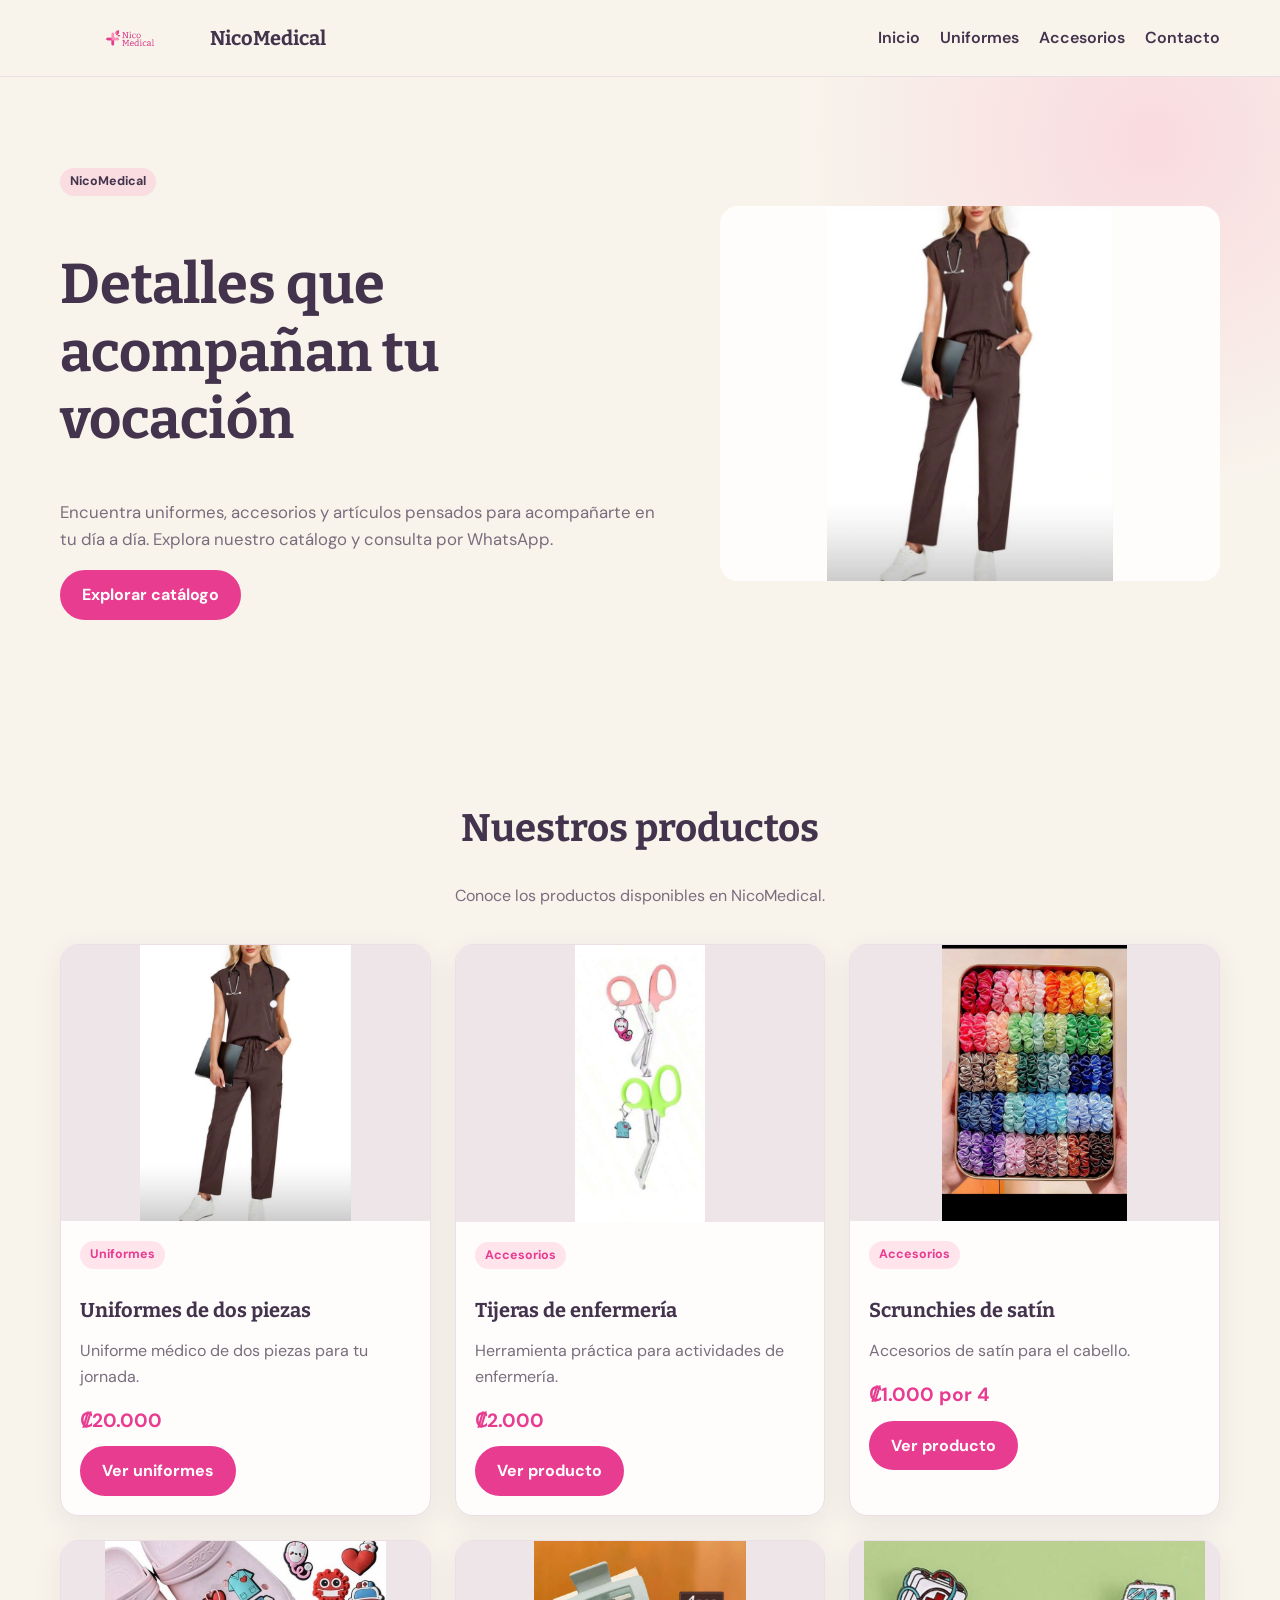
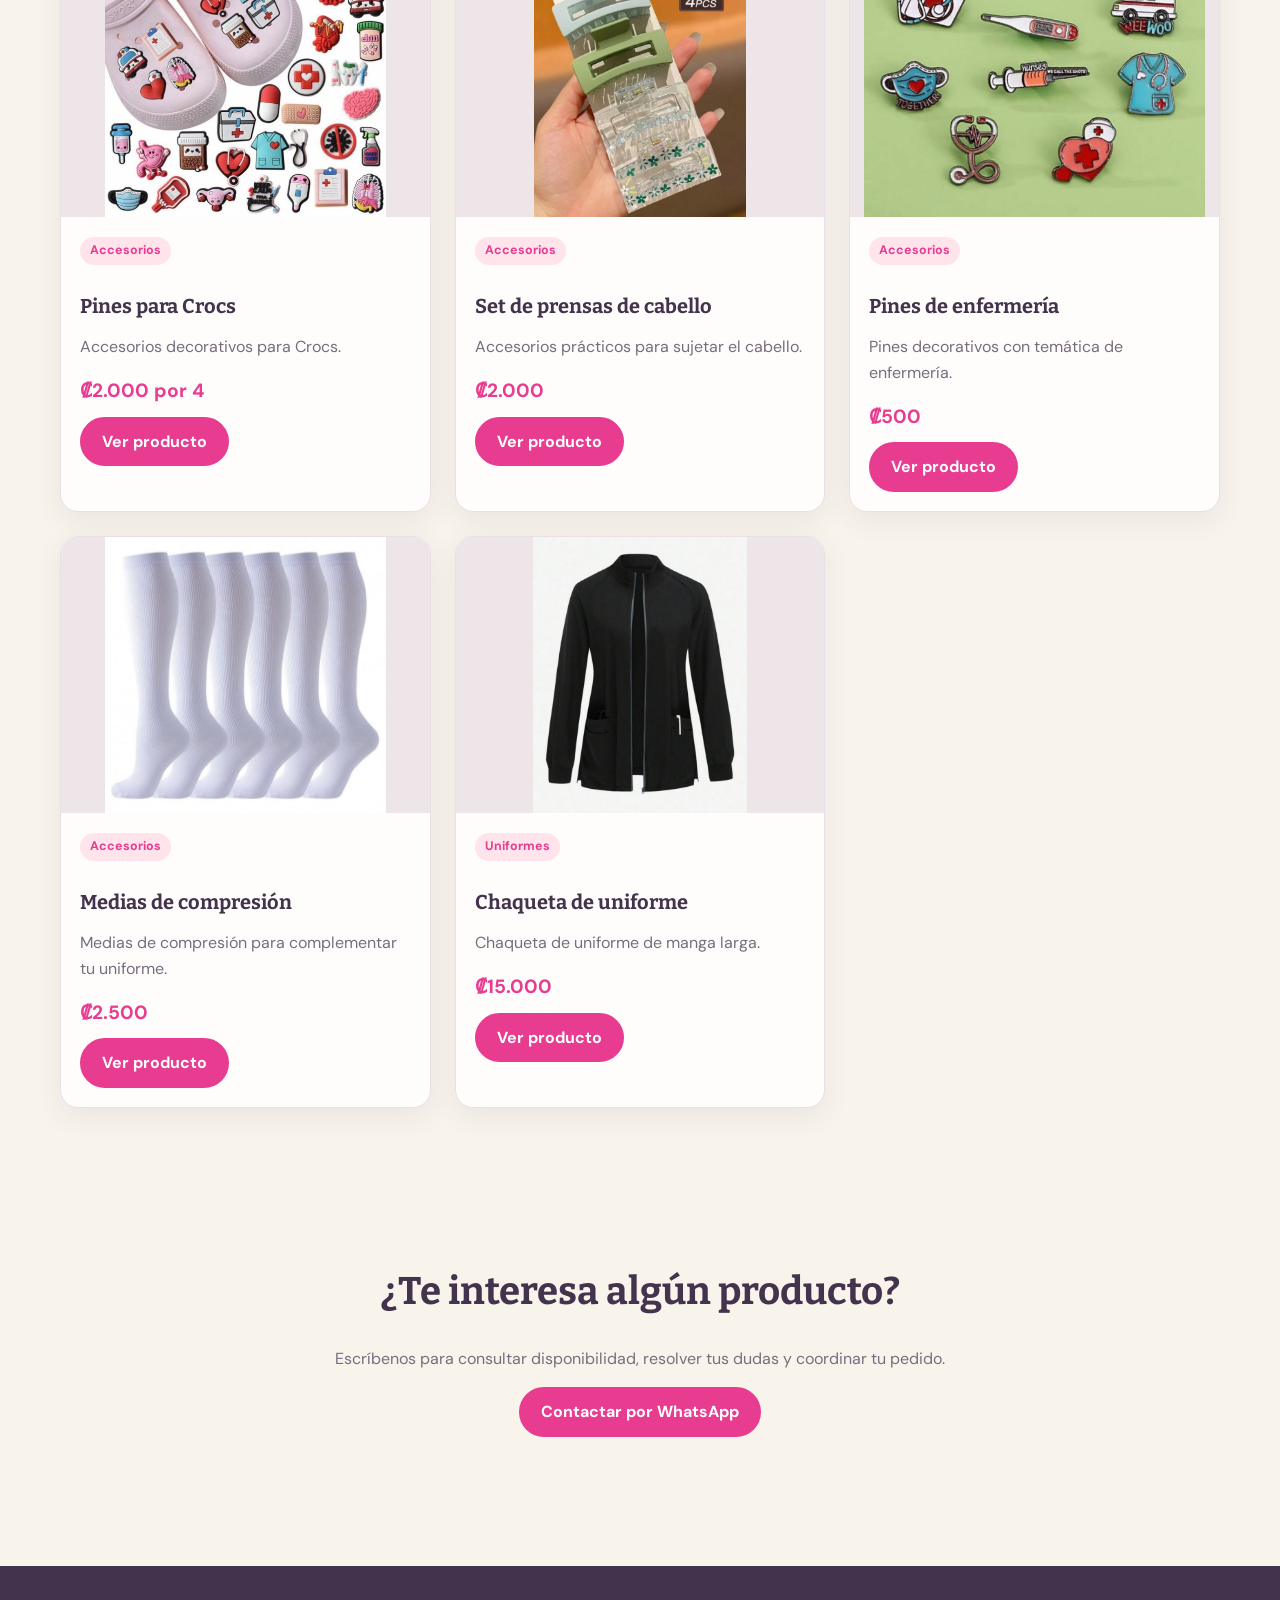
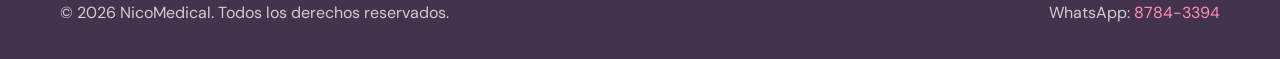
<file: index.html>
<!DOCTYPE html>
<html lang="es">
<head>
    <meta charset="UTF-8">
    <meta name="viewport" content="width=device-width, initial-scale=1.0">
    <title>NicoMedical | Catálogo</title>
    <link rel="stylesheet" href="css/styles.css">
    <link rel="icon" type="image/png" href="img/logo.png">
    <link rel="apple-touch-icon" href="img/logo.png">
</head>
<body>

<header class="site-header">
    <div class="container header-inner">
        <a href="index.html" class="brand">
            <img src="img/logo.png" alt="NicoMedical">
            NicoMedical
        </a>

        <nav class="nav">
            <a href="index.html">Inicio</a>
            <a href="uniformes.html">Uniformes</a>
            <a href="accesorios.html">Accesorios</a>
            <a href="#contacto">Contacto</a>
        </nav>
    </div>
</header>

<main>

    <section class="hero">
        <div class="container hero-inner">

            <div>
                <span class="tag">NicoMedical</span>

                <h1>Detalles que acompañan tu vocación</h1>

                <p>
                    Encuentra uniformes, accesorios y artículos
                    pensados para acompañarte en tu día a día.
                    Explora nuestro catálogo y consulta por WhatsApp.
                </p>

                <a href="#catalogo" class="btn">
                    Explorar catálogo
                </a>
            </div>

            <img
                src="img/Uniforme_dos_piezas_marron.jpeg"
                alt="Uniforme médico"
                class="hero-image"
            >

        </div>
    </section>


    <section class="section container" id="catalogo">

        <div class="section-title">
            <h2>Nuestros productos</h2>
            <p>
                Conoce los productos disponibles en NicoMedical.
            </p>
        </div>

        <div class="grid">

            <article class="card">
                <a href="uniformes.html">
                    <img src="img/Uniforme_dos_piezas_marron.jpeg"
                         alt="Uniformes médicos">

                    <div class="card-body">
                        <span class="tag">Uniformes</span>
                        <h3>Uniformes de dos piezas</h3>
                        <p>Uniforme médico de dos piezas para tu jornada.</p>
                        <span class="price">₡20.000</span>
                        <span class="btn">Ver uniformes</span>
                    </div>
                </a>
            </article>


            <article class="card">
                <a href="tijeras-enfermeria.html">
                    <img src="img/Tijeras_de_enfermeria.jpeg"
                         alt="Tijeras de enfermería">

                    <div class="card-body">
                        <span class="tag">Accesorios</span>
                        <h3>Tijeras de enfermería</h3>
                        <p>Herramienta práctica para actividades de enfermería.</p>
                        <span class="price">₡2.000</span>
                        <span class="btn">Ver producto</span>
                    </div>
                </a>
            </article>


            <article class="card">
                <a href="scrunchies-satin.html">
                    <img src="img/Scrunchies_de_satin.jpeg"
                         alt="Scrunchies de satín">

                    <div class="card-body">
                        <span class="tag">Accesorios</span>
                        <h3>Scrunchies de satín</h3>
                        <p>Accesorios de satín para el cabello.</p>
                        <span class="price">₡1.000 por 4</span>
                        <span class="btn">Ver producto</span>
                    </div>
                </a>
            </article>


            <article class="card">
                <a href="pines-crocs.html">
                    <img src="img/Pines_para_crocs.jpeg"
                         alt="Pines para Crocs">

                    <div class="card-body">
                        <span class="tag">Accesorios</span>
                        <h3>Pines para Crocs</h3>
                        <p>Accesorios decorativos para Crocs.</p>
                        <span class="price">₡2.000 por 4</span>
                        <span class="btn">Ver producto</span>
                    </div>
                </a>
            </article>


            <article class="card">
                <a href="prensas-cabello.html">
                    <img src="img/Presas_de_cabello_multicolor.jpeg"
                         alt="Prensas de cabello">

                    <div class="card-body">
                        <span class="tag">Accesorios</span>
                        <h3>Set de prensas de cabello</h3>
                        <p>Accesorios prácticos para sujetar el cabello.</p>
                        <span class="price">₡2.000</span>
                        <span class="btn">Ver producto</span>
                    </div>
                </a>
            </article>


            <article class="card">
                <a href="pines-enfermeria.html">
                    <img src="img/Pines_de_enfermeria.jpeg"
                         alt="Pines de enfermería">

                    <div class="card-body">
                        <span class="tag">Accesorios</span>
                        <h3>Pines de enfermería</h3>
                        <p>Pines decorativos con temática de enfermería.</p>
                        <span class="price">₡500</span>
                        <span class="btn">Ver producto</span>
                    </div>
                </a>
            </article>


            <article class="card">
                <a href="medias-compresion.html">
                    <img src="img/Medias_de_compresion__blancas.jpeg"
                         alt="Medias de compresión">

                    <div class="card-body">
                        <span class="tag">Accesorios</span>
                        <h3>Medias de compresión</h3>
                        <p>Medias de compresión para complementar tu uniforme.</p>
                        <span class="price">₡2.500</span>
                        <span class="btn">Ver producto</span>
                    </div>
                </a>
            </article>


            <article class="card">
                <a href="chaqueta-uniforme.html">
                    <img src="img/Chaqueta_de_uniforme_manga_larga_negra.jpeg"
                         alt="Chaqueta de uniforme">

                    <div class="card-body">
                        <span class="tag">Uniformes</span>
                        <h3>Chaqueta de uniforme</h3>
                        <p>Chaqueta de uniforme de manga larga.</p>
                        <span class="price">₡15.000</span>
                        <span class="btn">Ver producto</span>
                    </div>
                </a>
            </article>

        </div>

    </section>


    <section class="section container" id="contacto">

        <div class="section-title">

            <h2>¿Te interesa algún producto?</h2>

            <p>
                Escríbenos para consultar disponibilidad,
                resolver tus dudas y coordinar tu pedido.
            </p>

            <a
                href="https://api.whatsapp.com/send?phone=50687843394"
                target="_blank"
                rel="noopener"
                class="btn"
            >
                Contactar por WhatsApp
            </a>

        </div>

    </section>

</main>


<footer class="footer">
    <div class="container footer-inner">
        <p>© 2026 NicoMedical. Todos los derechos reservados.</p>
        <p>WhatsApp: <a href="https://api.whatsapp.com/send?phone=50687843394">8784-3394</a></p>
    </div>
</footer>

<script src="js/app.js"></script>

</body>
</html>
</file>
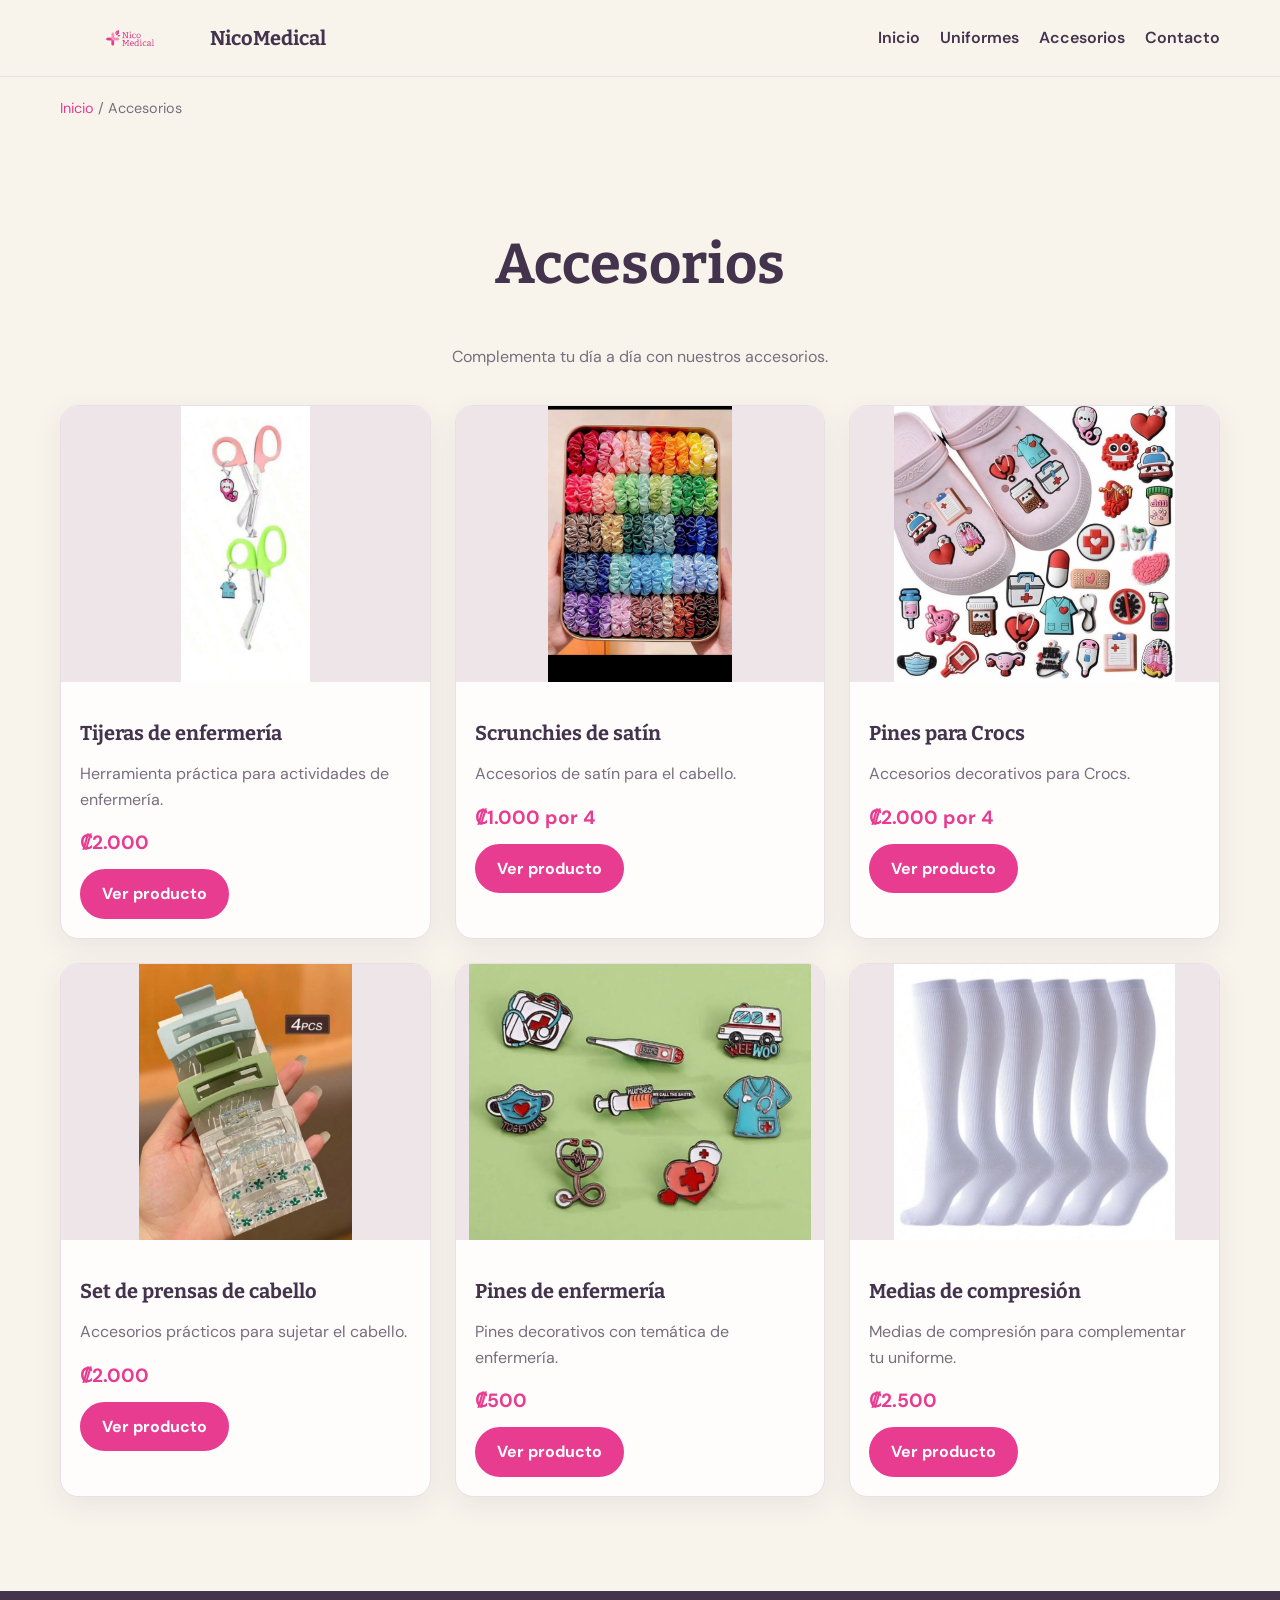
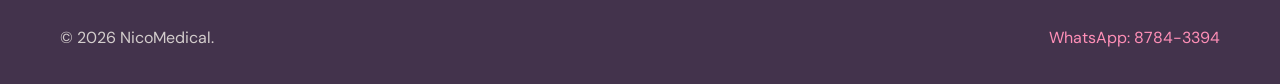
<file: accesorios.html>
<!DOCTYPE html>
<html lang="es">
<head>
    <meta charset="UTF-8">
    <meta name="viewport" content="width=device-width, initial-scale=1.0">
    <title>Accesorios | NicoMedical</title>
    <link rel="stylesheet" href="css/styles.css">
    <link rel="icon" type="image/png" href="img/logo.png">
    <link rel="apple-touch-icon" href="img/logo.png">
</head>
<body>

<header class="site-header">
    <div class="container header-inner">
        <a href="index.html" class="brand">
            <img src="img/logo.png" alt="NicoMedical">
            NicoMedical
        </a>

        <nav class="nav">
            <a href="index.html">Inicio</a>
            <a href="uniformes.html">Uniformes</a>
            <a href="accesorios.html">Accesorios</a>
            <a href="index.html#contacto">Contacto</a>
        </nav>
    </div>
</header>


<main class="container">

    <div class="breadcrumb">
        <a href="index.html">Inicio</a> / Accesorios
    </div>

    <section class="section">

        <div class="section-title">
            <h1>Accesorios</h1>
            <p>
                Complementa tu día a día con nuestros accesorios.
            </p>
        </div>


        <div class="grid">

            <article class="card">
                <a href="tijeras-enfermeria.html">
                    <img src="img/Tijeras_de_enfermeria.jpeg"
                         alt="Tijeras de enfermería">
                    <div class="card-body">
                        <h3>Tijeras de enfermería</h3>
                        <p>Herramienta práctica para actividades de enfermería.</p>
                        <span class="price">₡2.000</span>
                        <span class="btn">Ver producto</span>
                    </div>
                </a>
            </article>


            <article class="card">
                <a href="scrunchies-satin.html">
                    <img src="img/Scrunchies_de_satin.jpeg"
                         alt="Scrunchies de satín">
                    <div class="card-body">
                        <h3>Scrunchies de satín</h3>
                        <p>Accesorios de satín para el cabello.</p>
                        <span class="price">₡1.000 por 4</span>
                        <span class="btn">Ver producto</span>
                    </div>
                </a>
            </article>


            <article class="card">
                <a href="pines-crocs.html">
                    <img src="img/Pines_para_crocs.jpeg"
                         alt="Pines para Crocs">
                    <div class="card-body">
                        <h3>Pines para Crocs</h3>
                        <p>Accesorios decorativos para Crocs.</p>
                        <span class="price">₡2.000 por 4</span>
                        <span class="btn">Ver producto</span>
                    </div>
                </a>
            </article>


            <article class="card">
                <a href="prensas-cabello.html">
                    <img src="img/Presas_de_cabello_1.jpeg"
                         alt="Prensas de cabello">
                    <div class="card-body">
                        <h3>Set de prensas de cabello</h3>
                        <p>Accesorios prácticos para sujetar el cabello.</p>
                        <span class="price">₡2.000</span>
                        <span class="btn">Ver producto</span>
                    </div>
                </a>
            </article>


            <article class="card">
                <a href="pines-enfermeria.html">
                    <img src="img/Pines_de_enfermeria.jpeg"
                         alt="Pines de enfermería">
                    <div class="card-body">
                        <h3>Pines de enfermería</h3>
                        <p>Pines decorativos con temática de enfermería.</p>
                        <span class="price">₡500</span>
                        <span class="btn">Ver producto</span>
                    </div>
                </a>
            </article>


            <article class="card">
                <a href="medias-compresion.html">
                    <img src="img/Medias_de_compresion__blancas.jpeg"
                         alt="Medias de compresión">
                    <div class="card-body">
                        <h3>Medias de compresión</h3>
                        <p>Medias de compresión para complementar tu uniforme.</p>
                        <span class="price">₡2.500</span>
                        <span class="btn">Ver producto</span>
                    </div>
                </a>
            </article>

        </div>

    </section>

</main>


<footer class="footer">
    <div class="container footer-inner">
        <p>© 2026 NicoMedical.</p>
        <p><a href="https://api.whatsapp.com/send?phone=50687843394">WhatsApp: 8784-3394</a></p>
    </div>
</footer>

<script src="js/app.js"></script>

</body>
</html>
</file>
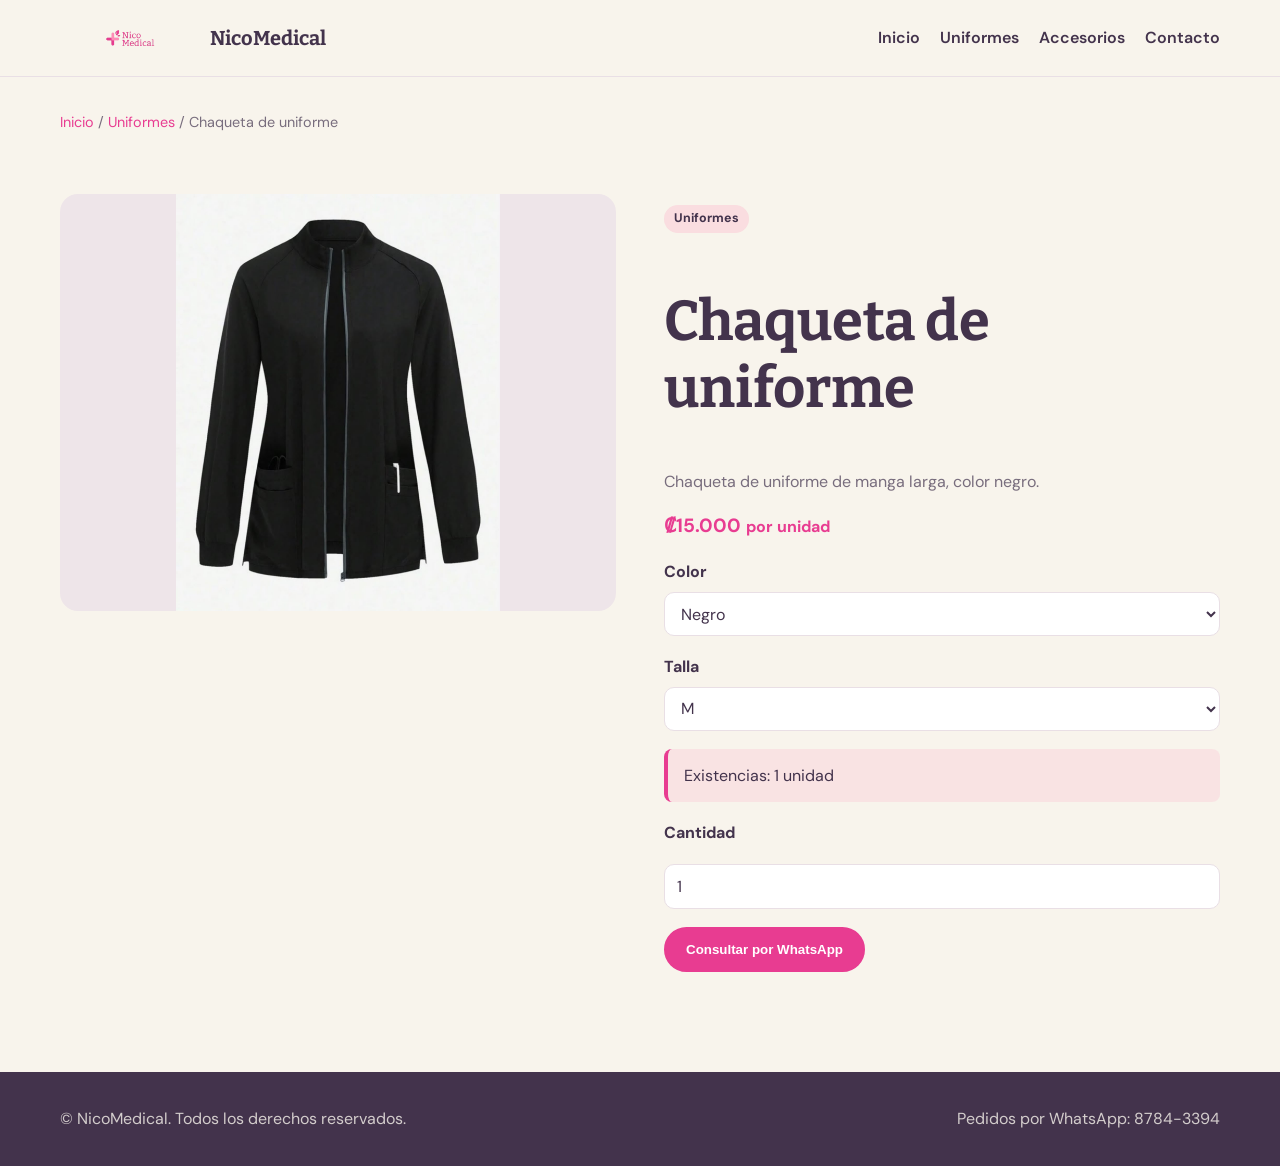
<file: chaqueta-uniforme.html>
<!DOCTYPE html>
<html lang="es">
<head>
  <meta charset="UTF-8">
  <meta name="viewport" content="width=device-width, initial-scale=1.0">
  <title>Chaqueta de uniforme | NicoMedical</title>
  <link rel="stylesheet" href="css/styles.css">
    <link rel="icon" type="image/png" href="img/logo.png">
    <link rel="apple-touch-icon" href="img/logo.png">
</head>
<body>
  <header class="site-header">
    <div class="container header-inner">
      <a href="index.html" class="brand">
        <img src="img/logo.png" alt="NicoMedical"> NicoMedical
      </a>
      <nav class="nav">
        <a href="index.html">Inicio</a>
        <a href="uniformes.html">Uniformes</a>
        <a href="accesorios.html">Accesorios</a>
        <a href="index.html#contacto">Contacto</a>
      </nav>
    </div>
  </header>

  <main class="container">
    <p class="breadcrumb"><a href="index.html">Inicio</a> / <a href="uniformes.html">Uniformes</a> / Chaqueta de uniforme</p>
    <section class="detail" data-inventory-product="chaqueta-uniforme">
      <div class="detail-image">
        <img id="product-image" src="img/Chaqueta_de_uniforme_manga_larga_negra.jpeg" alt="Chaqueta de uniforme">
      </div>
      <div class="detail-copy">
        <span class="tag">Uniformes</span>
        <h1>Chaqueta de uniforme</h1>
        <p class="muted">Chaqueta de uniforme de manga larga, color negro.</p>
        <p class="price">₡15.000 <small>por unidad</small></p>
        <div id="variant-controls"></div>
        <p id="variant-stock" class="notice"></p>

        <label class="field" for="quantity">Cantidad</label>
        <input class="field" type="number" id="quantity" min="1" max="1" value="1">
        <button class="btn" id="product-order" data-product="Chaqueta de uniforme negra, talla M" data-price="15000">Consultar por WhatsApp</button>
        <p class="notice" id="inventory-status" role="status" hidden></p>
      </div>
    </section>
  </main>

  <footer class="footer">
    <div class="container footer-inner">
      <p>© NicoMedical. Todos los derechos reservados.</p>
      <p>Pedidos por WhatsApp: 8784-3394</p>
    </div>
  </footer>
  <script src="js/app.js"></script>
</body>
</html>
</file>
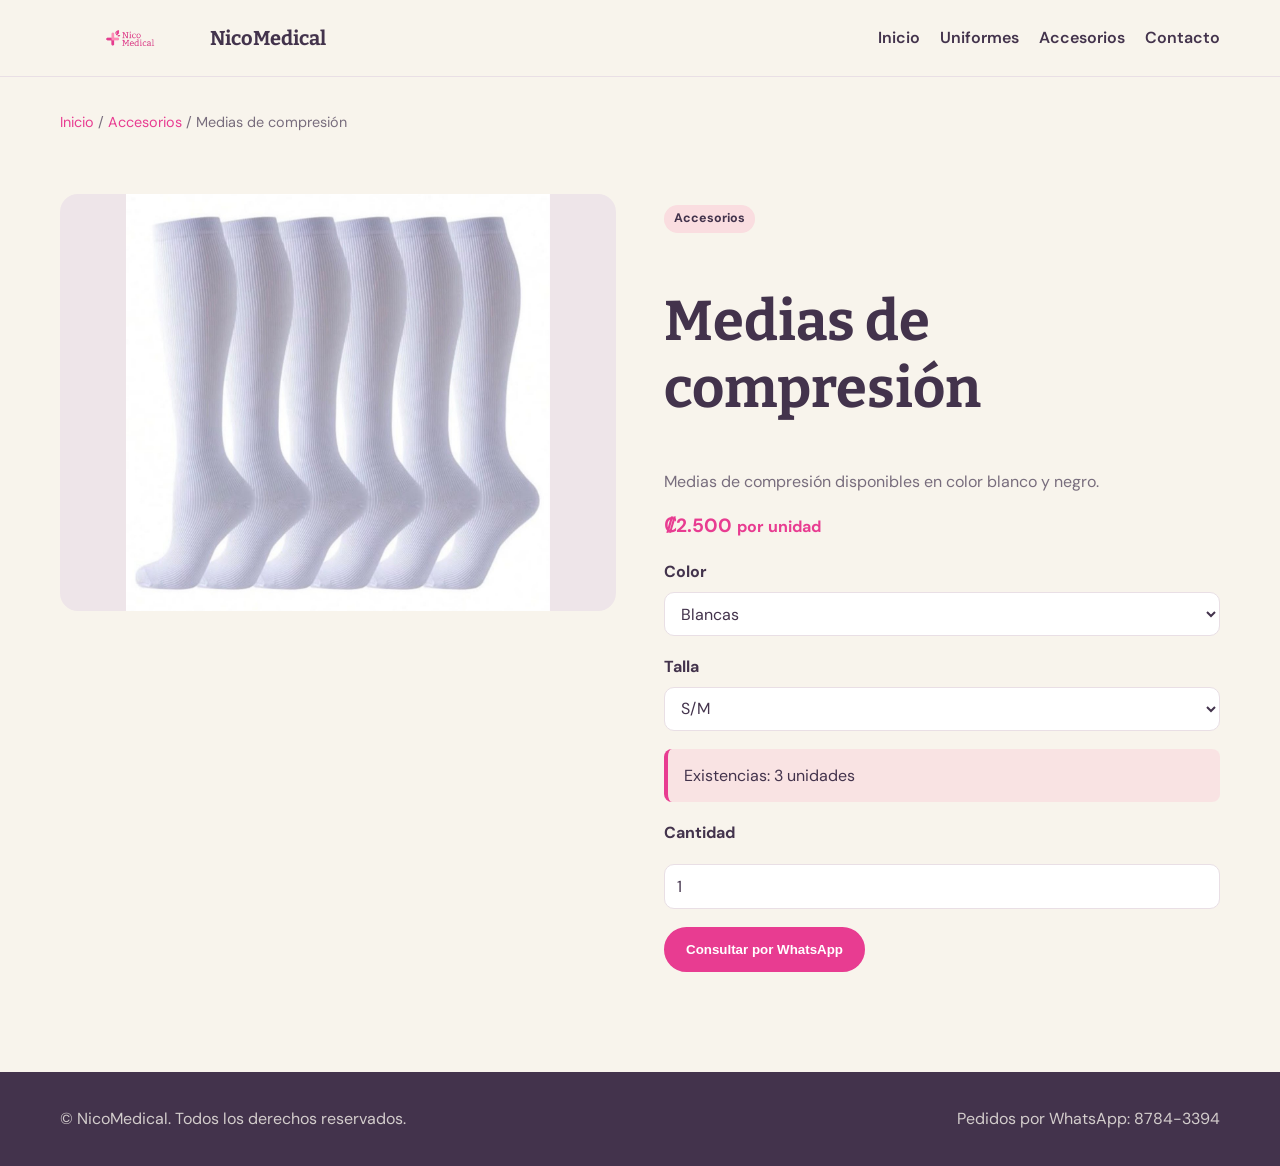
<file: medias-compresion.html>
<!DOCTYPE html>
<html lang="es">
<head>
    <meta charset="UTF-8">
    <meta name="viewport" content="width=device-width, initial-scale=1.0">
    <title>Medias de compresión | NicoMedical</title>
    <link rel="stylesheet" href="css/styles.css">
    <link rel="icon" type="image/png" href="img/logo.png">
    <link rel="apple-touch-icon" href="img/logo.png">
</head>
<body>
  <header class="site-header">
    <div class="container header-inner">
      <a href="index.html" class="brand">
        <img src="img/logo.png" alt="NicoMedical"> NicoMedical
      </a>
      <nav class="nav">
        <a href="index.html">Inicio</a>
        <a href="uniformes.html">Uniformes</a>
        <a href="accesorios.html">Accesorios</a>
        <a href="index.html#contacto">Contacto</a>
      </nav>
    </div>
  </header>

  <main class="container">
    <p class="breadcrumb"><a href="index.html">Inicio</a> / <a href="accesorios.html">Accesorios</a> / Medias de compresión</p>
    <section class="detail" data-inventory-product="medias-compresion">
      <div class="detail-image">
        <img id="product-image" src="img/Medias_de_compresion__blancas.jpeg" alt="Medias de compresión">
      </div>
      <div class="detail-copy">
        <span class="tag">Accesorios</span>
        <h1>Medias de compresión</h1>
        <p class="muted">Medias de compresión disponibles en color blanco y negro.</p>
        <p class="price">₡2.500 <small>por unidad</small></p>

        <div id="variant-controls"></div>
        <p id="variant-stock" class="notice"></p>

        <label class="field" for="quantity">Cantidad</label>
        <input class="field" type="number" id="quantity" min="1" max="3" value="1">
        <button class="btn" id="product-order" data-product="Medias de compresión" data-price="2500">Consultar por WhatsApp</button>
        <p class="notice" id="inventory-status" role="status" hidden></p>
      </div>
    </section>
  </main>

  <footer class="footer">
    <div class="container footer-inner">
      <p>© NicoMedical. Todos los derechos reservados.</p>
      <p>Pedidos por WhatsApp: 8784-3394</p>
    </div>
  </footer>
  <script src="js/app.js"></script>
</body>
</html>
</file>
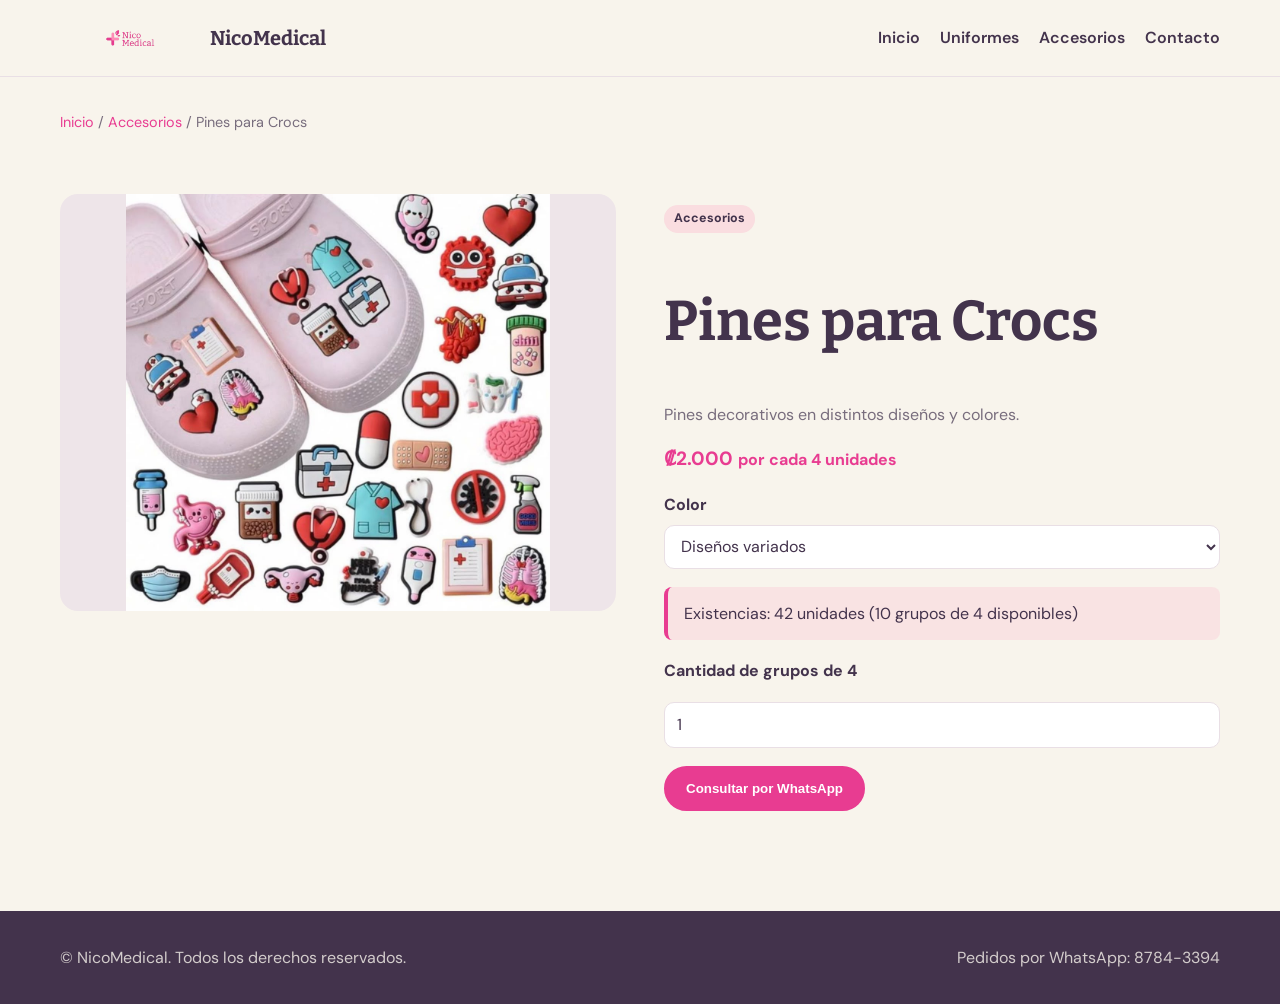
<file: pines-crocs.html>
<!DOCTYPE html>
<html lang="es">
<head>
    <meta charset="UTF-8">
    <meta name="viewport" content="width=device-width, initial-scale=1.0">
    <title>Pines para Crocs | NicoMedical</title>
    <link rel="stylesheet" href="css/styles.css">
    <link rel="icon" type="image/png" href="img/logo.png">
    <link rel="apple-touch-icon" href="img/logo.png">
</head>
<body>
  <header class="site-header">
    <div class="container header-inner">
      <a href="index.html" class="brand">
        <img src="img/logo.png" alt="NicoMedical"> NicoMedical
      </a>
      <nav class="nav">
        <a href="index.html">Inicio</a>
        <a href="uniformes.html">Uniformes</a>
        <a href="accesorios.html">Accesorios</a>
        <a href="index.html#contacto">Contacto</a>
      </nav>
    </div>
  </header>

  <main class="container">
    <p class="breadcrumb"><a href="index.html">Inicio</a> / <a href="accesorios.html">Accesorios</a> / Pines para Crocs</p>
    <section class="detail" data-inventory-product="pines-crocs">
      <div class="detail-image">
        <img src="img/Pines_para_crocs.jpeg" alt="Pines para Crocs">
      </div>
      <div class="detail-copy">
        <span class="tag">Accesorios</span>
        <h1>Pines para Crocs</h1>
        <p class="muted">Pines decorativos en distintos diseños y colores.</p>
        <p class="price">₡2.000 <small>por cada 4 unidades</small></p>
        <div id="variant-controls"></div>
        <p id="variant-stock" class="notice"></p>

        <label class="field" for="quantity">Cantidad de grupos de 4</label>
        <input class="field" type="number" id="quantity" min="1" max="10" value="1">
        <button class="btn" id="product-order" data-product="Pines para Crocs (grupos de 4)" data-price="2000">Consultar por WhatsApp</button>
        <p class="notice" id="inventory-status" role="status" hidden></p>
      </div>
    </section>
  </main>

  <footer class="footer">
    <div class="container footer-inner">
      <p>© NicoMedical. Todos los derechos reservados.</p>
      <p>Pedidos por WhatsApp: 8784-3394</p>
    </div>
  </footer>
  <script src="js/app.js"></script>
</body>
</html>
</file>
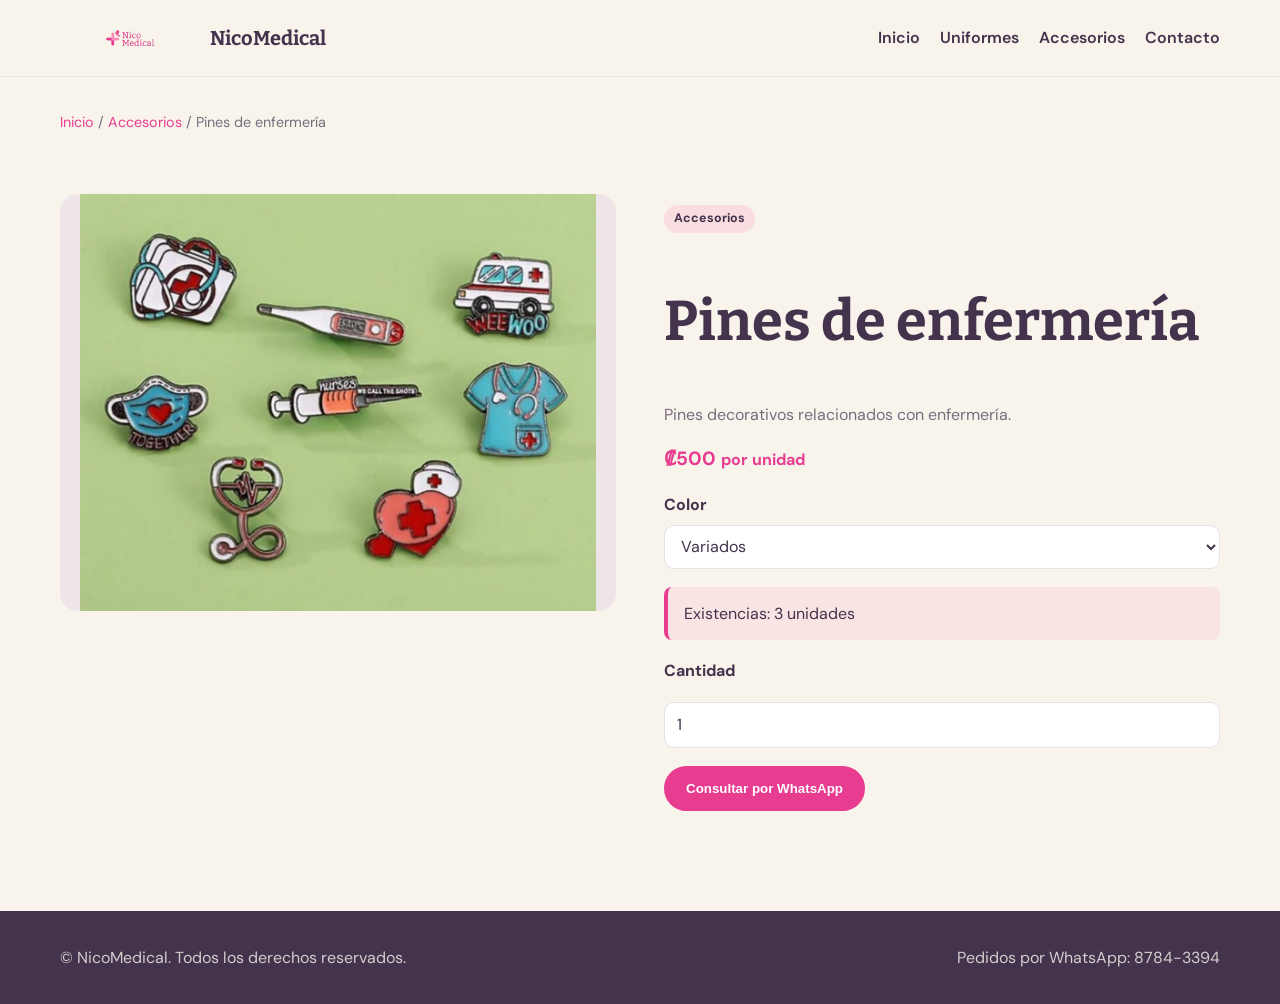
<file: pines-enfermeria.html>
<!DOCTYPE html>
<html lang="es">
<head>
    <meta charset="UTF-8">
    <meta name="viewport" content="width=device-width, initial-scale=1.0">
    <title>Pines de enfermería | NicoMedical</title>
    <link rel="stylesheet" href="css/styles.css">
    <link rel="icon" type="image/png" href="img/logo.png">
    <link rel="apple-touch-icon" href="img/logo.png">
</head>
<body>
  <header class="site-header">
    <div class="container header-inner">
      <a href="index.html" class="brand">
        <img src="img/logo.png" alt="NicoMedical"> NicoMedical
      </a>
      <nav class="nav">
        <a href="index.html">Inicio</a>
        <a href="uniformes.html">Uniformes</a>
        <a href="accesorios.html">Accesorios</a>
        <a href="index.html#contacto">Contacto</a>
      </nav>
    </div>
  </header>

  <main class="container">
    <p class="breadcrumb"><a href="index.html">Inicio</a> / <a href="accesorios.html">Accesorios</a> / Pines de enfermería</p>
    <section class="detail" data-inventory-product="pines-enfermeria">
      <div class="detail-image">
        <img src="img/Pines_de_enfermeria.jpeg" alt="Pines de enfermería">
      </div>
      <div class="detail-copy">
        <span class="tag">Accesorios</span>
        <h1>Pines de enfermería</h1>
        <p class="muted">Pines decorativos relacionados con enfermería.</p>
        <p class="price">₡500 <small>por unidad</small></p>
        <div id="variant-controls"></div>
        <p id="variant-stock" class="notice"></p>

        <label class="field" for="quantity">Cantidad</label>
        <input class="field" type="number" id="quantity" min="1" max="3" value="1">
        <button class="btn" id="product-order" data-product="Pines de enfermería" data-price="500">Consultar por WhatsApp</button>
        <p class="notice" id="inventory-status" role="status" hidden></p>
      </div>
    </section>
  </main>

  <footer class="footer">
    <div class="container footer-inner">
      <p>© NicoMedical. Todos los derechos reservados.</p>
      <p>Pedidos por WhatsApp: 8784-3394</p>
    </div>
  </footer>
  <script src="js/app.js"></script>
</body>
</html>
</file>
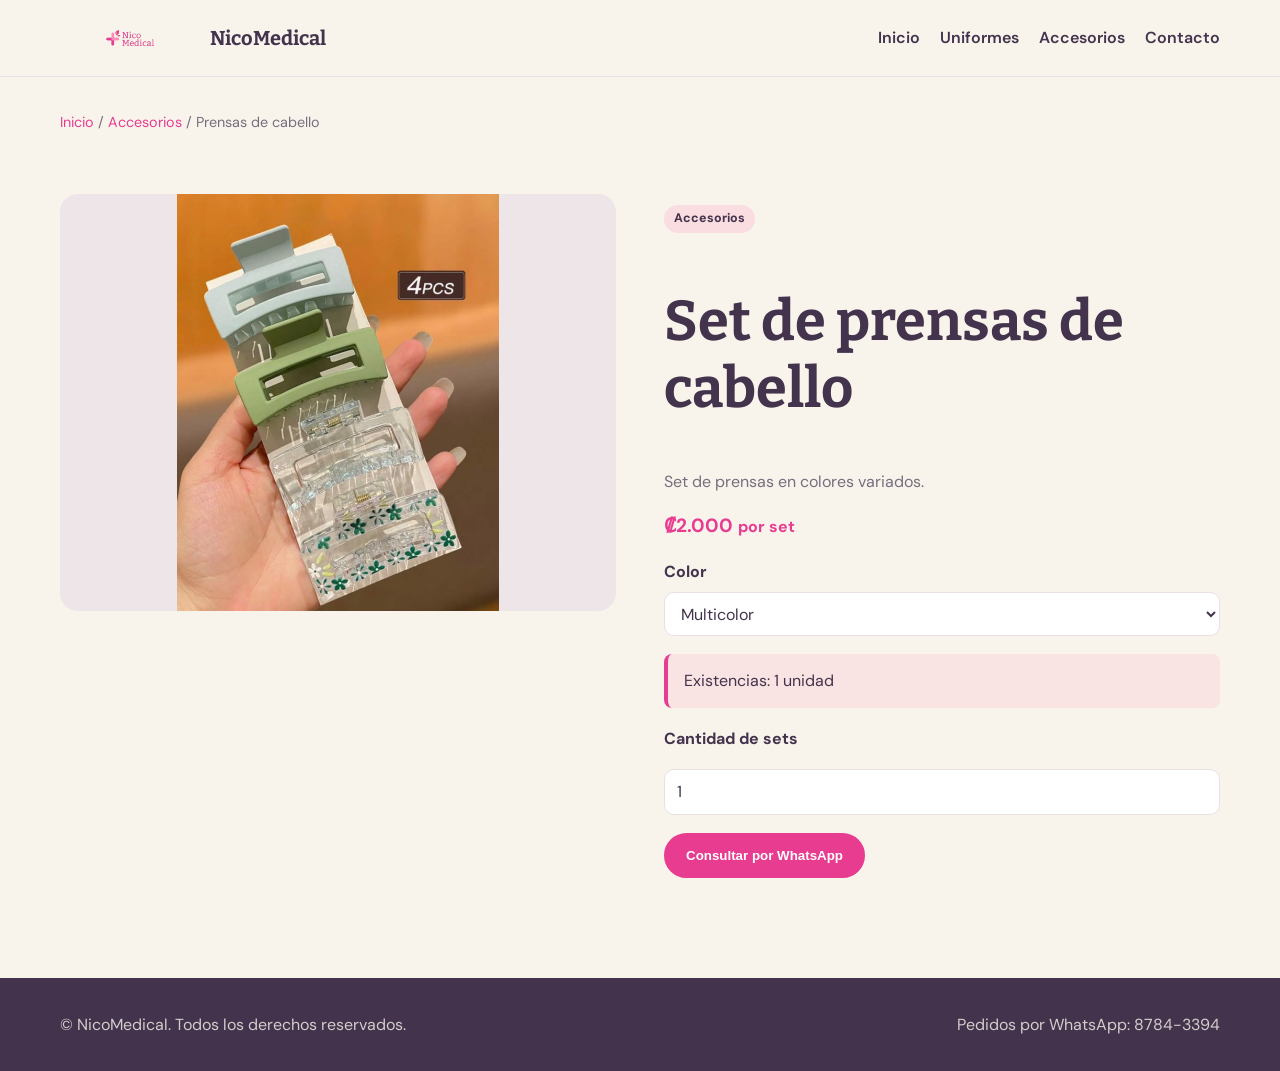
<file: prensas-cabello.html>
<!DOCTYPE html>
<html lang="es">
<head>
    <meta charset="UTF-8">
    <meta name="viewport" content="width=device-width, initial-scale=1.0">
    <title>Set de prensas de cabello | NicoMedical</title>
    <link rel="stylesheet" href="css/styles.css">
    <link rel="icon" type="image/png" href="img/logo.png">
    <link rel="apple-touch-icon" href="img/logo.png">
</head>
<body>
  <header class="site-header">
    <div class="container header-inner">
      <a href="index.html" class="brand">
        <img src="img/logo.png" alt="NicoMedical"> NicoMedical
      </a>
      <nav class="nav">
        <a href="index.html">Inicio</a>
        <a href="uniformes.html">Uniformes</a>
        <a href="accesorios.html">Accesorios</a>
        <a href="index.html#contacto">Contacto</a>
      </nav>
    </div>
  </header>

  <main class="container">
    <p class="breadcrumb"><a href="index.html">Inicio</a> / <a href="accesorios.html">Accesorios</a> / Prensas de cabello</p>
    <section class="detail" data-inventory-product="prensas-cabello">
      <div class="detail-image">
        <img id="product-image" src="img/Presas_de_cabello_1.jpeg" alt="Set de prensas de cabello">
      </div>
      <div class="detail-copy">
        <span class="tag">Accesorios</span>
        <h1>Set de prensas de cabello</h1>
        <p class="muted">Set de prensas en colores variados.</p>
        <p class="price">₡2.000 <small>por set</small></p>
        <div id="variant-controls"></div>
        <p id="variant-stock" class="notice"></p>

        <label class="field" for="quantity">Cantidad de sets</label>
        <input class="field" type="number" id="quantity" min="1" max="2" value="1">
        <button class="btn" id="product-order" data-product="Set de prensas de cabello" data-price="2000">Consultar por WhatsApp</button>
        <p class="notice" id="inventory-status" role="status" hidden></p>
      </div>
    </section>
  </main>

  <footer class="footer">
    <div class="container footer-inner">
      <p>© NicoMedical. Todos los derechos reservados.</p>
      <p>Pedidos por WhatsApp: 8784-3394</p>
    </div>
  </footer>
  <script src="js/app.js"></script>
</body>
</html>
</file>
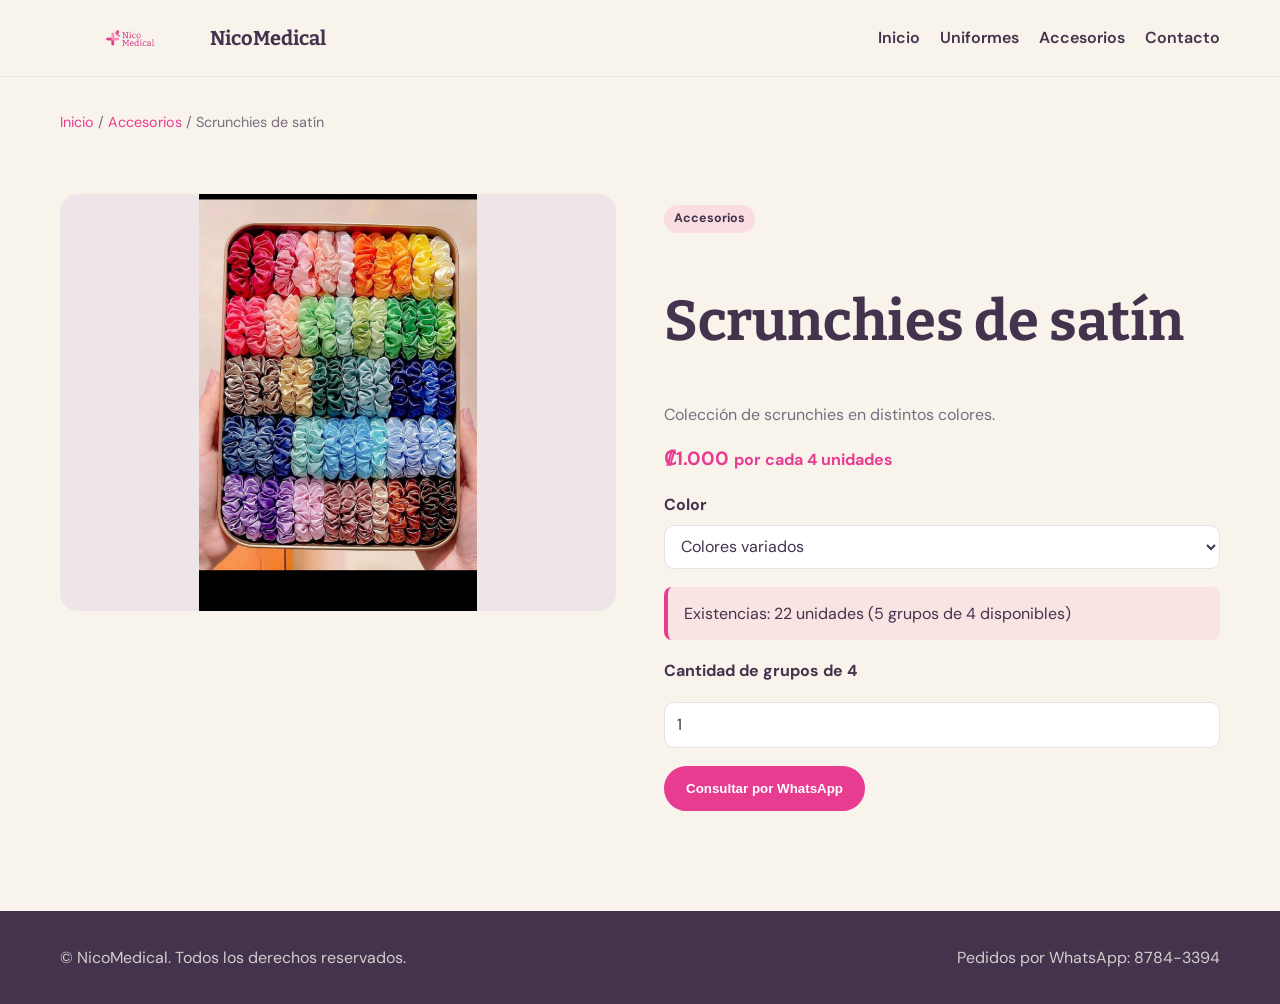
<file: scrunchies-satin.html>
<!DOCTYPE html>
<html lang="es">
<head>
    <meta charset="UTF-8">
    <meta name="viewport" content="width=device-width, initial-scale=1.0">
    <title>Scrunchies de satín | NicoMedical</title>
    <link rel="stylesheet" href="css/styles.css">
    <link rel="icon" type="image/png" href="img/logo.png">
    <link rel="apple-touch-icon" href="img/logo.png">
</head>
<body>
  <header class="site-header">
    <div class="container header-inner">
      <a href="index.html" class="brand">
        <img src="img/logo.png" alt="NicoMedical"> NicoMedical
      </a>
      <nav class="nav">
        <a href="index.html">Inicio</a>
        <a href="uniformes.html">Uniformes</a>
        <a href="accesorios.html">Accesorios</a>
        <a href="index.html#contacto">Contacto</a>
      </nav>
    </div>
  </header>

  <main class="container">
    <p class="breadcrumb"><a href="index.html">Inicio</a> / <a href="accesorios.html">Accesorios</a> / Scrunchies de satín</p>
    <section class="detail" data-inventory-product="scrunchies-satin">
      <div class="detail-image">
        <img src="img/Scrunchies_de_satin.jpeg" alt="Scrunchies de satín">
      </div>
      <div class="detail-copy">
        <span class="tag">Accesorios</span>
        <h1>Scrunchies de satín</h1>
        <p class="muted">Colección de scrunchies en distintos colores.</p>
        <p class="price">₡1.000 <small>por cada 4 unidades</small></p>
        <div id="variant-controls"></div>
        <p id="variant-stock" class="notice"></p>

        <label class="field" for="quantity">Cantidad de grupos de 4</label>
        <input class="field" type="number" id="quantity" min="1" max="6" value="1">
        <button class="btn" id="product-order" data-product="Scrunchies de satín (grupos de 4)" data-price="1000">Consultar por WhatsApp</button>
        <p class="notice" id="inventory-status" role="status" hidden></p>
      </div>
    </section>
  </main>

  <footer class="footer">
    <div class="container footer-inner">
      <p>© NicoMedical. Todos los derechos reservados.</p>
      <p>Pedidos por WhatsApp: 8784-3394</p>
    </div>
  </footer>
  <script src="js/app.js"></script>
</body>
</html>
</file>
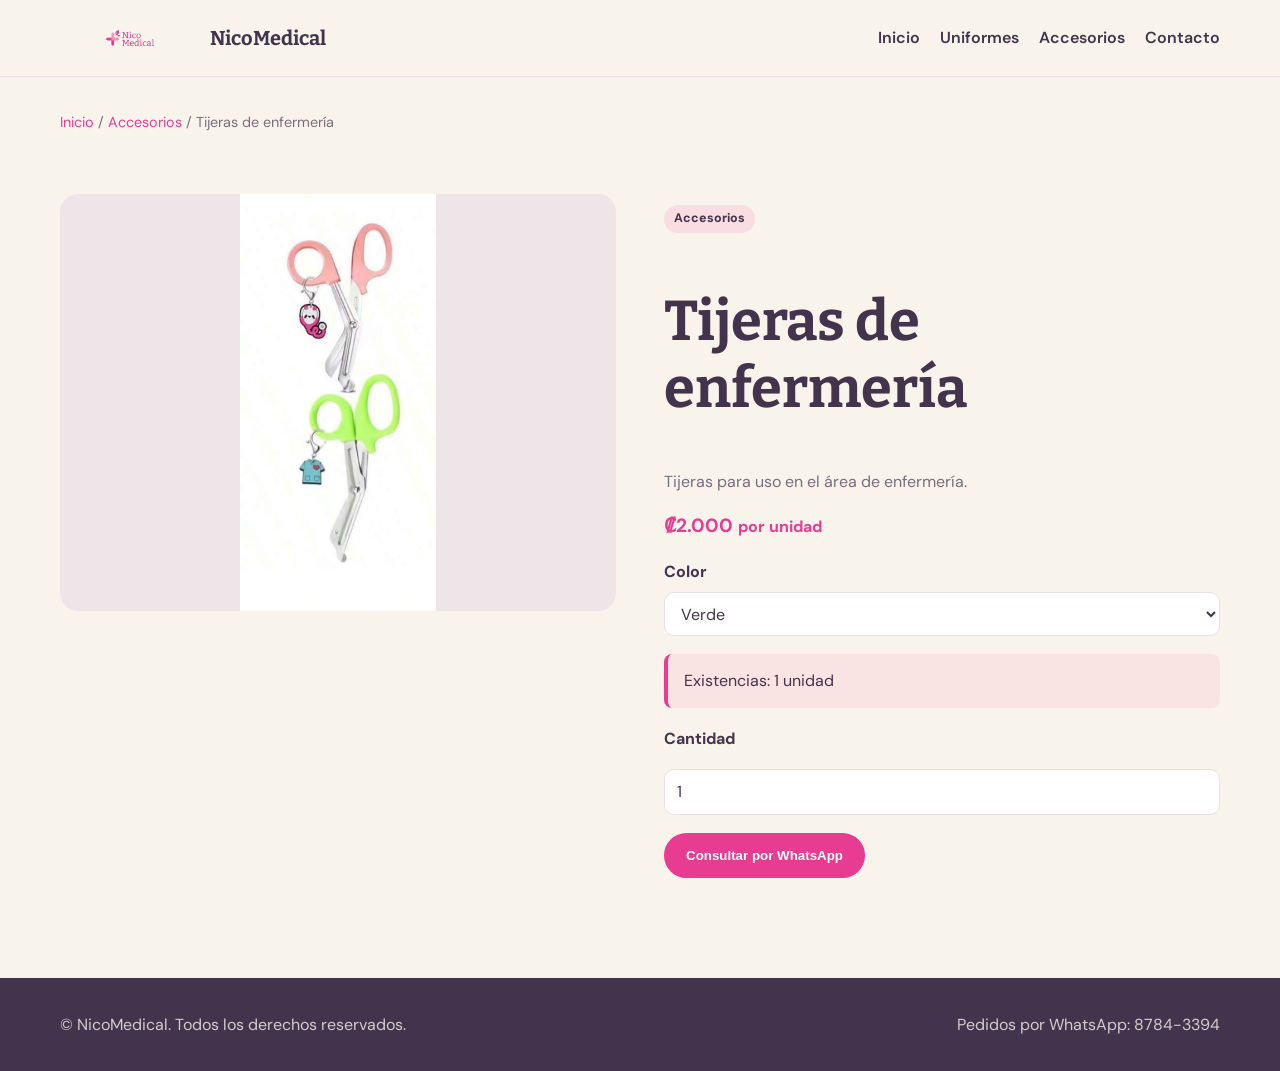
<file: tijeras-enfermeria.html>
<!DOCTYPE html>
<html lang="es">
<head>
    <meta charset="UTF-8">
    <meta name="viewport" content="width=device-width, initial-scale=1.0">
    <title>Tijeras de enfermería | NicoMedical</title>
    <link rel="stylesheet" href="css/styles.css">
    <link rel="icon" type="image/png" href="img/logo.png">
    <link rel="apple-touch-icon" href="img/logo.png">
</head>
<body>
  <header class="site-header">
    <div class="container header-inner">
      <a href="index.html" class="brand">
        <img src="img/logo.png" alt="NicoMedical"> NicoMedical
      </a>
      <nav class="nav">
        <a href="index.html">Inicio</a>
        <a href="uniformes.html">Uniformes</a>
        <a href="accesorios.html">Accesorios</a>
        <a href="index.html#contacto">Contacto</a>
      </nav>
    </div>
  </header>

  <main class="container">
    <p class="breadcrumb"><a href="index.html">Inicio</a> / <a href="accesorios.html">Accesorios</a> / Tijeras de enfermería</p>
    <section class="detail" data-inventory-product="tijeras-enfermeria">
      <div class="detail-image">
        <img id="product-image" src="img/Tijeras_de_enfermeria.jpeg" alt="Tijeras de enfermería">
      </div>
      <div class="detail-copy">
        <span class="tag">Accesorios</span>
        <h1>Tijeras de enfermería</h1>
        <p class="muted">Tijeras para uso en el área de enfermería.</p>
        <p class="price">₡2.000 <small>por unidad</small></p>

        <div id="variant-controls"></div>
        <p id="variant-stock" class="notice"></p>

        <label class="field" for="quantity">Cantidad</label>
        <input class="field" type="number" id="quantity" min="1" max="1" value="1">
        <button class="btn" id="product-order" data-product="Tijeras de enfermería" data-price="2000">Consultar por WhatsApp</button>
        <p class="notice" id="inventory-status" role="status" hidden></p>
      </div>
    </section>
  </main>

  <footer class="footer">
    <div class="container footer-inner">
      <p>© NicoMedical. Todos los derechos reservados.</p>
      <p>Pedidos por WhatsApp: 8784-3394</p>
    </div>
  </footer>
  <script src="js/app.js"></script>
</body>
</html>
</file>
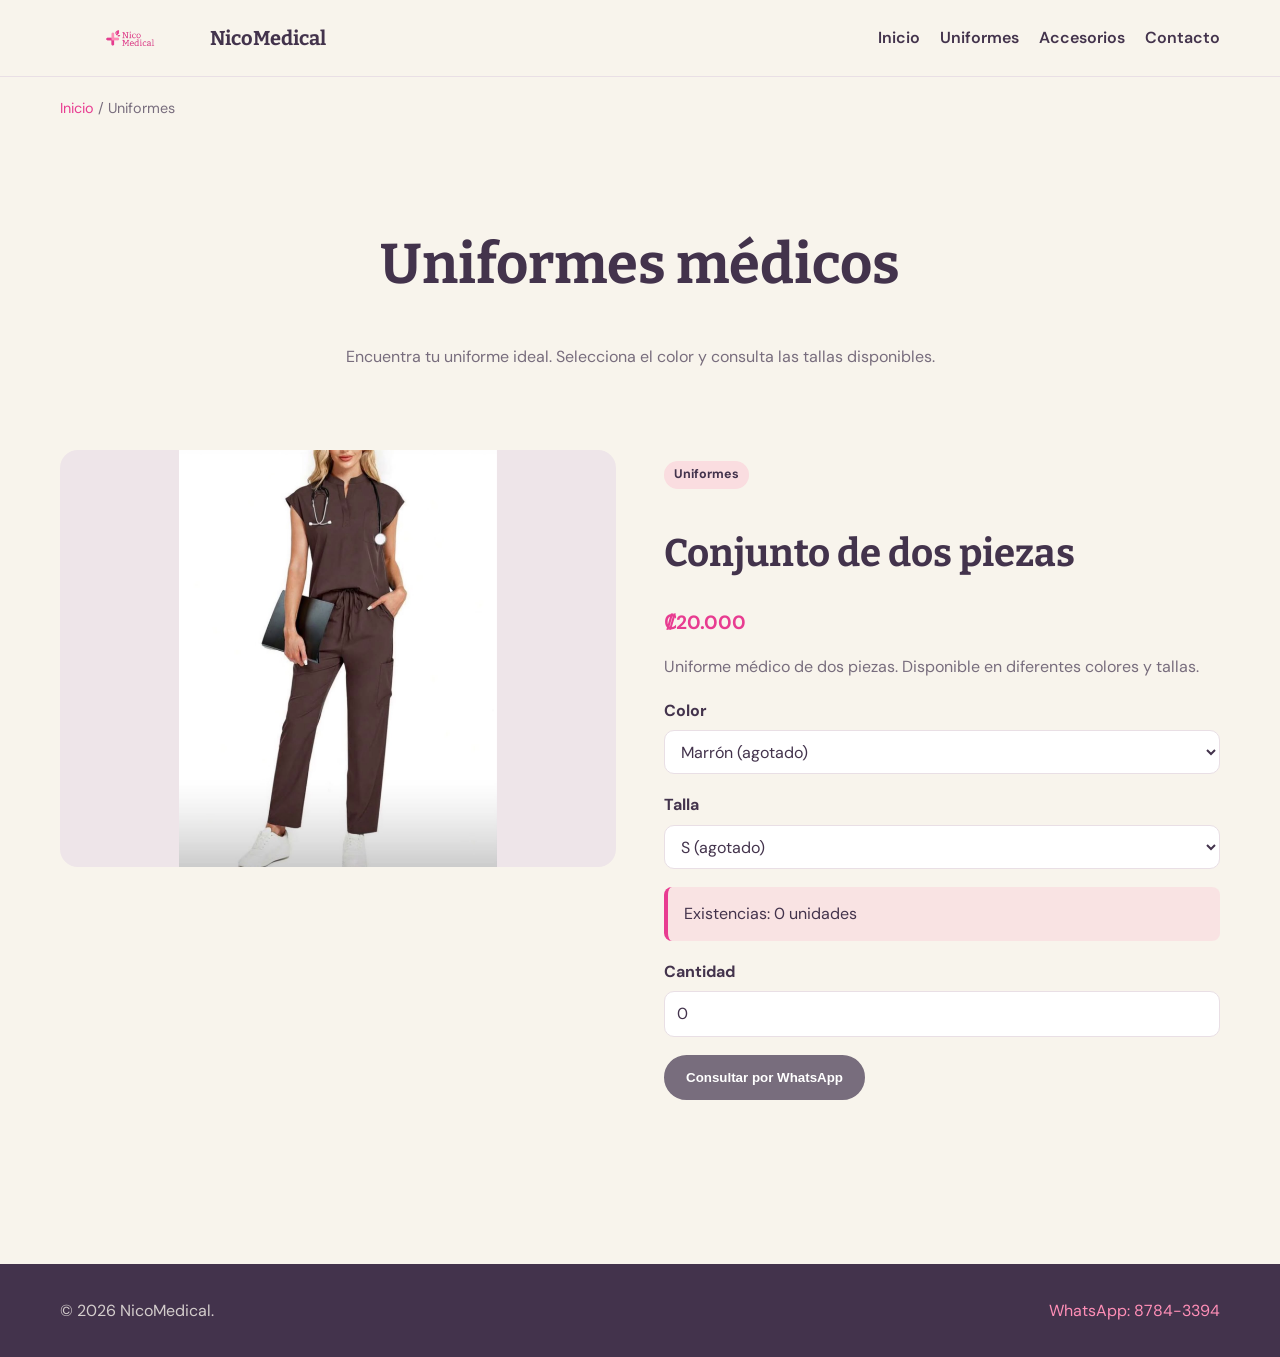
<file: uniformes.html>
<!DOCTYPE html>
<html lang="es">
<head>
    <meta charset="UTF-8">
    <meta name="viewport" content="width=device-width, initial-scale=1.0">
    <title>Uniformes | NicoMedical</title>
    <link rel="stylesheet" href="css/styles.css">
    <link rel="icon" type="image/png" href="img/logo.png">
    <link rel="apple-touch-icon" href="img/logo.png">
</head>
<body>

<header class="site-header">
    <div class="container header-inner">
        <a href="index.html" class="brand">
            <img src="img/logo.png" alt="NicoMedical">
            NicoMedical
        </a>

        <nav class="nav">
            <a href="index.html">Inicio</a>
            <a href="uniformes.html">Uniformes</a>
            <a href="accesorios.html">Accesorios</a>
            <a href="index.html#contacto">Contacto</a>
        </nav>
    </div>
</header>


<main class="container">

    <div class="breadcrumb">
        <a href="index.html">Inicio</a> / Uniformes
    </div>

    <section class="section">

        <div class="section-title">
            <h1>Uniformes médicos</h1>
            <p>
                Encuentra tu uniforme ideal.
                Selecciona el color y consulta las tallas disponibles.
            </p>
        </div>


        <div class="detail" data-inventory-product="uniforme-dos-piezas">

            <div class="detail-image">
                <img
                    id="product-image"
                    src="img/Uniforme_dos_piezas_marron.jpeg"
                    alt="Uniforme de dos piezas"
                >
            </div>

            <div class="detail-copy">

                <span class="tag">Uniformes</span>

                <h2>Conjunto de dos piezas</h2>

                <span class="price">₡20.000</span>

                <p class="muted">
                    Uniforme médico de dos piezas.
                    Disponible en diferentes colores y tallas.
                </p>


                <div id="variant-controls"></div>
                <p class="notice" id="variant-stock"></p>


                <div class="field">

                    <label for="quantity">
                        Cantidad
                    </label>

                    <input
                        type="number"
                        id="quantity"
                        min="1"
                        max="1"
                        value="1"
                    >

                </div>


                <button
                    type="button"
                    class="btn"
                    id="product-order"
                    data-product="Uniforme de dos piezas"
                    data-price="20000"
                >
                    Consultar por WhatsApp
                </button>
                <p class="notice" id="inventory-status" role="status" hidden></p>

            </div>

        </div>

    </section>

</main>


<footer class="footer">
    <div class="container footer-inner">
        <p>© 2026 NicoMedical.</p>
        <p><a href="https://api.whatsapp.com/send?phone=50687843394">WhatsApp: 8784-3394</a></p>
    </div>
</footer>

<script src="js/app.js"></script>

</body>
</html>
</file>
<file: css/styles.css>
@import url('https://fonts.googleapis.com/css2?family=Bitter:wght@400;500;600;700;800&family=DM+Sans:wght@400;500;600;700&display=swap');

:root {
    --cream: #F8F4EC;
    --pink: #FF8FB7;
    --fuchsia: #E83C91;
    --purple: #43334C;
    --white: #FFFFFF;

    --text: #43334C;
    --muted: #786D7D;
    --border: #E9DFE5;
    --surface: #FFFDFC;

    --font-heading: 'Bitter', Georgia, serif;
    --font-body: 'DM Sans', Arial, sans-serif;

    --container: 1160px;
    --radius: 18px;
    --shadow: 0 8px 28px rgba(67, 51, 76, 0.08);
}

/* Configuración general */

* {
    box-sizing: border-box;
}

html {
    scroll-behavior: smooth;
}

body {
    margin: 0;
    background: var(--cream);
    color: var(--text);
    font-family: var(--font-body);
    font-size: 16px;
    line-height: 1.6;
}

img {
    display: block;
    max-width: 100%;
}

a {
    color: var(--fuchsia);
    text-decoration: none;
    transition: color 0.2s ease;
}

a:hover {
    color: var(--purple);
}

h1, h2, h3, h4 {
    color: var(--purple);
    font-family: var(--font-heading);
    font-weight: 700;
    line-height: 1.2;
}

h1 {
    font-size: clamp(2.1rem, 5vw, 3.5rem);
}

h2 {
    font-size: clamp(1.7rem, 3.5vw, 2.4rem);
}

h3 {
    font-size: 1.25rem;
}

/* Contenedores */

.container {
    width: min(var(--container), calc(100% - 36px));
    margin: 0 auto;
}

.section {
    padding: 64px 0;
}

.section-title {
    max-width: 680px;
    margin: 0 auto 35px;
    text-align: center;
}

.section-title p {
    color: var(--muted);
}

/* Encabezado */

.site-header {
    position: sticky;
    top: 0;
    z-index: 100;
    background: rgba(248, 244, 236, 0.96);
    border-bottom: 1px solid var(--border);
    backdrop-filter: blur(10px);
}

.header-inner {
    min-height: 76px;
    display: flex;
    align-items: center;
    justify-content: space-between;
    gap: 20px;
}

.brand {
    display: flex;
    align-items: center;
    gap: 10px;
    color: var(--purple);
    font-family: var(--font-heading);
    font-size: 1.25rem;
    font-weight: 700;
}

.brand img {
    width: 140px;
    height: 54px;
    object-fit: contain;
}

.nav {
    display: flex;
    gap: 20px;
    flex-wrap: wrap;
}

.nav a {
    color: var(--purple);
    font-weight: 600;
}

.nav a:hover {
    color: var(--fuchsia);
}

/* Portada */

.hero {
    padding: 90px 0;
    background:
        radial-gradient(
            circle at 90% 10%,
            rgba(255, 143, 183, 0.25),
            transparent 28%
        );
}

.hero-inner {
    display: grid;
    grid-template-columns: 1.1fr 0.9fr;
    gap: 48px;
    align-items: center;
}

.hero p {
    color: var(--muted);
    font-size: 1.05rem;
}

.hero-image {
    width: 100%;
    aspect-ratio: 4 / 3;
    border-radius: var(--radius);
    background: var(--surface);
    object-fit: contain;
}

/* Botones */

.btn {
    display: inline-flex;
    align-items: center;
    justify-content: center;
    min-height: 45px;
    padding: 10px 20px;
    border: 2px solid var(--fuchsia);
    border-radius: 999px;
    background: var(--fuchsia);
    color: var(--white);
    font-weight: 700;
    cursor: pointer;
    transition: all 0.2s ease;
}

.btn:hover {
    background: var(--purple);
    border-color: var(--purple);
    color: var(--white);
    transform: translateY(-2px);
}

.btn:disabled {
    border-color: var(--muted);
    background: var(--muted);
    cursor: not-allowed;
    transform: none;
}

.btn-outline {
    background: transparent;
    color: var(--purple);
    border-color: var(--purple);
}

/* Tarjetas de productos */

.grid {
    display: grid;
    grid-template-columns: repeat(3, minmax(0, 1fr));
    gap: 24px;
}

.card {
    overflow: hidden;
    background: var(--surface);
    border: 1px solid var(--border);
    border-radius: var(--radius);
    box-shadow: var(--shadow);
    transition: all 0.2s ease;
}

.card:hover {
    transform: translateY(-4px);
    box-shadow: 0 14px 34px rgba(67, 51, 76, 0.13);
}

.card img {
    width: 100%;
    aspect-ratio: 4 / 3;
    object-fit: contain;
    background: #eee5e9;
}

.card-body {
    padding: 19px;
}

.card h3 {
    margin-bottom: 6px;
}

.card p {
    color: var(--muted);
}

.price {
    display: block;
    margin: 10px 0;
    color: var(--fuchsia);
    font-size: 1.2rem;
    font-weight: 700;
}

.tag {
    display: inline-block;
    margin-bottom: 9px;
    padding: 4px 10px;
    border-radius: 999px;
    background: rgba(255, 143, 183, 0.23);
    font-size: 0.78rem;
    font-weight: 700;
}

/* Detalle de producto */

.detail {
    display: grid;
    grid-template-columns: 1fr 1fr;
    gap: 48px;
    align-items: start;
    padding: 45px 0 70px;
}

.detail-image {
    width: 100%;
    aspect-ratio: 4 / 3;
    overflow: hidden;
    border-radius: var(--radius);
    background: #eee5e9;
}

.detail-image img {
    width: 100%;
    height: 100%;
    object-fit: contain;
}

.detail-copy {
    padding-top: 10px;
}

.muted {
    color: var(--muted);
}

/* Formularios y selectores */

.field {
    display: grid;
    gap: 7px;
    margin: 18px 0;
}

label {
    font-weight: 700;
}

select,
input {
    width: 100%;
    min-height: 44px;
    padding: 9px 12px;
    border: 1px solid var(--border);
    border-radius: 10px;
    background: var(--white);
    color: var(--purple);
    font: inherit;
}

select:focus,
input:focus {
    outline: 2px solid rgba(232, 60, 145, 0.25);
    border-color: var(--fuchsia);
}

.notice {
    padding: 14px 16px;
    background: rgba(255, 143, 183, 0.17);
    border-left: 4px solid var(--fuchsia);
    border-radius: 8px;
}

/* Navegación secundaria */

.breadcrumb {
    padding-top: 20px;
    color: var(--muted);
    font-size: 0.9rem;
}

/* Pie de página */

.footer {
    margin-top: 30px;
    padding: 34px 0;
    background: var(--purple);
    color: var(--cream);
}

.footer-inner {
    display: flex;
    justify-content: space-between;
    flex-wrap: wrap;
    gap: 20px;
}

.footer p {
    margin: 0;
    color: rgba(248, 244, 236, 0.8);
}

.footer a {
    color: var(--pink);
}

/* Diseño adaptable */

@media (max-width: 850px) {
    .grid {
        grid-template-columns: repeat(2, minmax(0, 1fr));
    }

    .hero-inner,
    .detail {
        grid-template-columns: 1fr;
    }
}

@media (max-width: 580px) {
    .header-inner {
        align-items: flex-start;
        flex-direction: column;
        padding: 14px 0;
    }

    .nav {
        gap: 10px 16px;
    }

    .grid {
        grid-template-columns: 1fr;
    }

    .section {
        padding: 45px 0;
    }

    .btn {
        width: 100%;
    }
}
</file>
